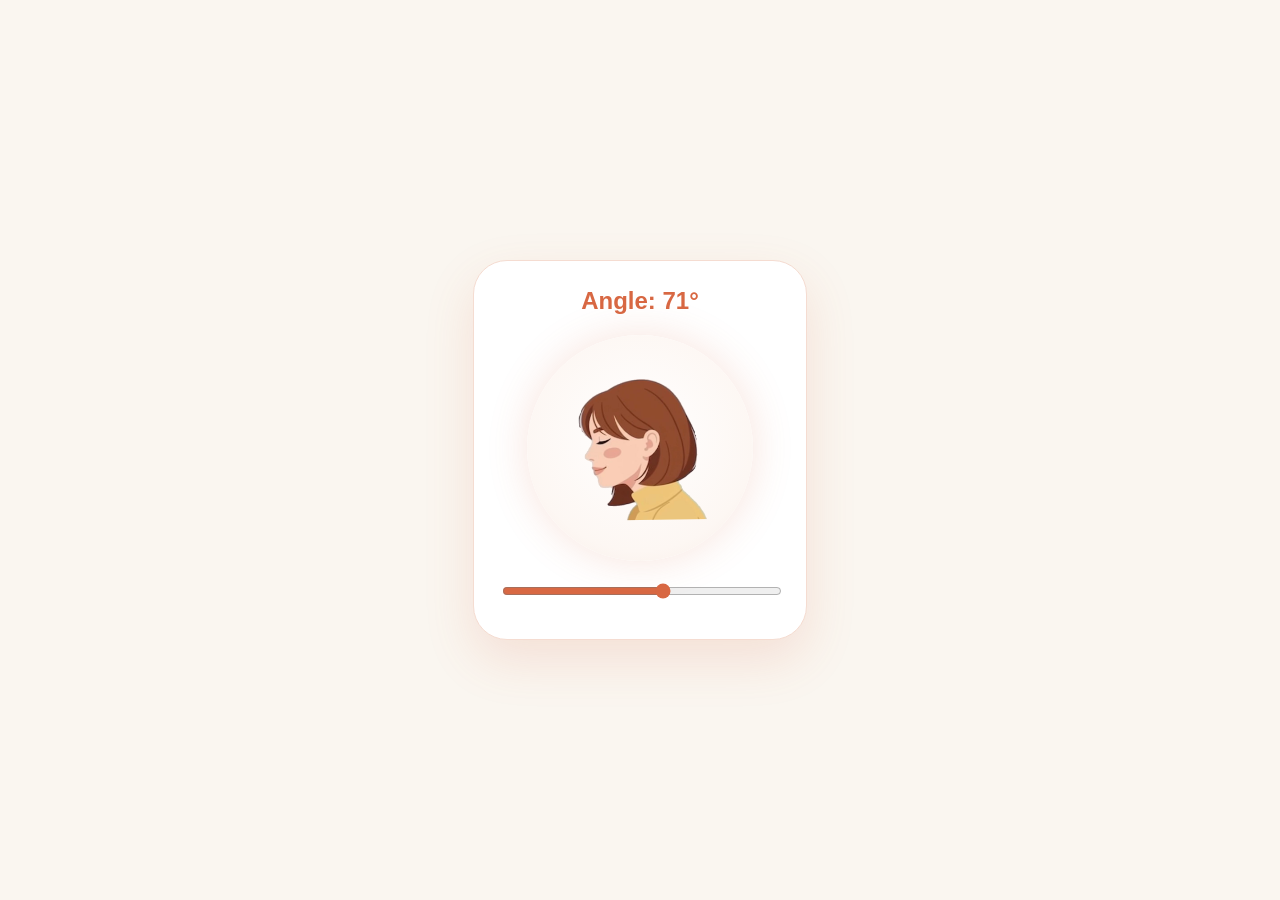
<file: assets/avatar_frames/test_blend.html>
<!DOCTYPE html>
<html>
<head>
<meta charset="utf-8">
<title>Avatar Blend Test</title>
<style>
  body { background: #FAF6F0; font-family: sans-serif; display: flex; flex-direction: column; align-items: center; justify-content: center; min-height: 100vh; margin: 0; }
  .card { background: #FFFFFF; border: 1.5px solid #F5DCD1; border-radius: 34px; padding: 26px; box-shadow: 0 20px 50px rgba(216,104,67,0.15); text-align: center; }
  .disk { width: 226px; height: 226px; border-radius: 50%; background: radial-gradient(circle at 50% 45%, #FFFFFF 0%, #FDF7F3 68%, #F7EAE3 100%); margin: 0 auto 20px auto; position: relative; overflow: hidden; display: flex; align-items: center; justify-content: center; box-shadow: 0 0 40px rgba(216,104,67,0.18); }
  .stage { width: 142px; height: 142px; position: relative; transform-origin: 54% 96%; }
  .frame { position: absolute; top: 0; left: 0; width: 100%; height: 100%; object-fit: contain; pointer-events: none; transition: opacity 0.08s ease-out; }
  .slider-box { width: 280px; margin: 10px auto; }
  input[type=range] { width: 100%; accent-color: #D86843; }
</style>
</head>
<body>
  <div class="card">
    <h2 id="lbl" style="color: #D86843; margin-top: 0;">Angle: 71&deg;</h2>
    <div class="disk">
      <div class="stage" id="stage">
        <img src="posture_stage_90.png" class="frame" id="f90">
        <img src="posture_stage_80.png" class="frame" id="f80">
        <img src="posture_stage_71.png" class="frame" id="f71">
        <img src="posture_stage_60.png" class="frame" id="f60">
        <img src="posture_stage_45.png" class="frame" id="f45">
      </div>
    </div>
    <div class="slider-box">
      <input type="range" id="rng" min="45" max="90" value="71">
    </div>
  </div>

  <script>
    const rng = document.getElementById('rng');
    const lbl = document.getElementById('lbl');
    const stage = document.getElementById('stage');
    const frames = [
      { angle: 90, el: document.getElementById('f90') },
      { angle: 80, el: document.getElementById('f80') },
      { angle: 71, el: document.getElementById('f71') },
      { angle: 60, el: document.getElementById('f60') },
      { angle: 45, el: document.getElementById('f45') }
    ];

    function update(val) {
      lbl.innerHTML = 'Angle: ' + val + '&deg;';
      const a = parseFloat(val);
      
      // Micro tilt
      const tilt = (90 - a) * -0.04;
      const yShift = (90 - a) * 0.05;
      stage.style.transform = `rotate(${tilt}deg) translateY(${yShift}px)`;

      // Find segment
      for (let i = 0; i < frames.length - 1; i++) {
        const high = frames[i];
        const low = frames[i + 1];
        if (a <= high.angle && a >= low.angle) {
          const t = (a - low.angle) / (high.angle - low.angle);
          // Set opacities with smooth sine / hermite curve
          frames.forEach(f => {
            if (f === high) {
              f.el.style.opacity = Math.sin(t * Math.PI / 2);
            } else if (f === low) {
              f.el.style.opacity = Math.cos(t * Math.PI / 2);
            } else {
              f.el.style.opacity = 0;
            }
          });
          break;
        }
      }
    }

    rng.addEventListener('input', (e) => update(e.target.value));
    update(71);
  </script>
</body>
</html>
</file>
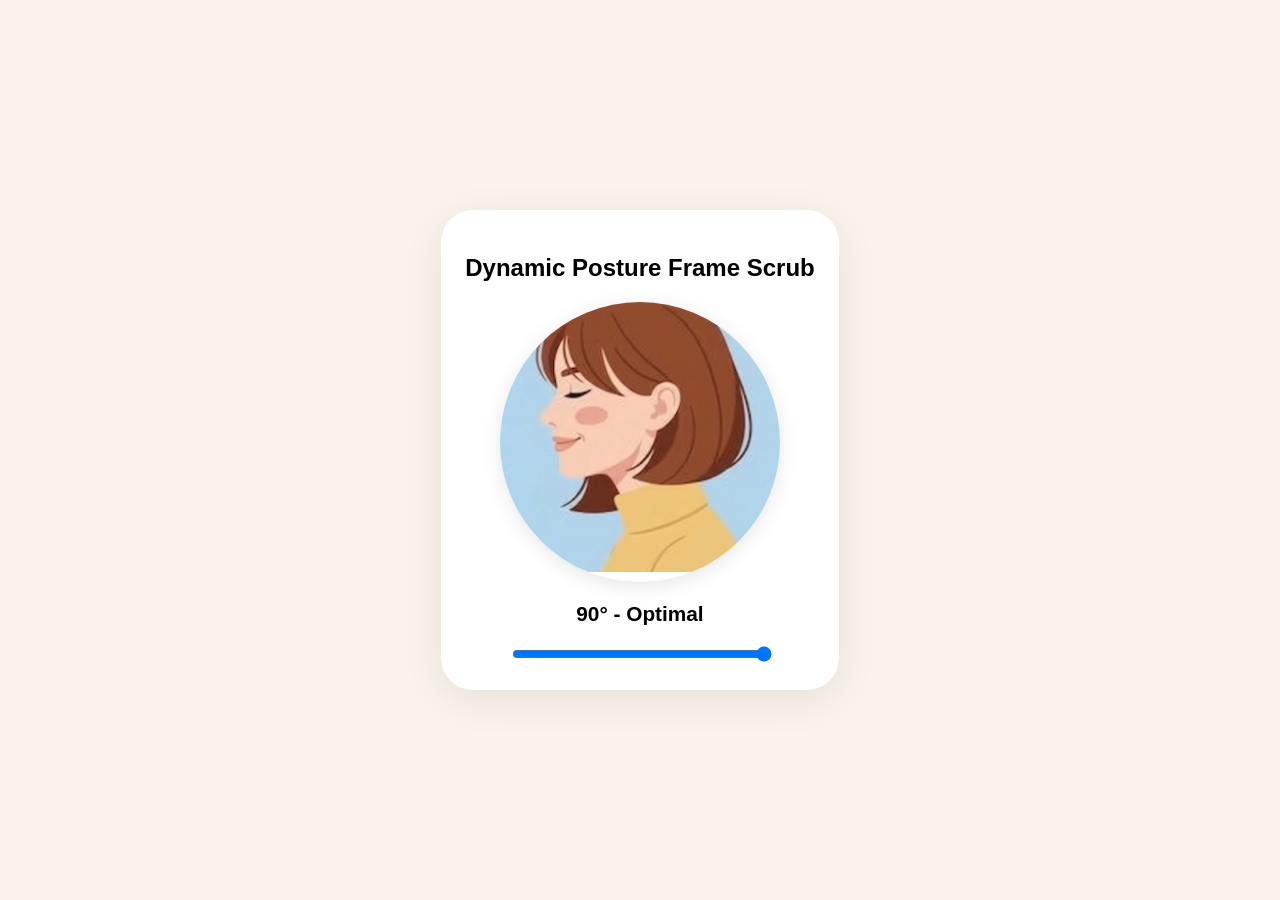
<file: assets/avatar_frames/test_scrub.html>
<!DOCTYPE html>
<html>
<head>
<meta charset="utf-8">
<title>Posture Scrub Test</title>
<style>
  body { background: #FAF3EB; font-family: sans-serif; display: flex; flex-direction: column; align-items: center; justify-content: center; min-height: 100vh; margin: 0; }
  .card { background: #FFF; padding: 24px; border-radius: 32px; box-shadow: 0 10px 40px rgba(0,0,0,0.08); text-align: center; }
  .circle-frame { width: 280px; height: 280px; border-radius: 50%; overflow: hidden; position: relative; margin: 0 auto 20px auto; box-shadow: 0 4px 20px rgba(0,0,0,0.1); }
  .circle-frame img { position: absolute; top: -10px; left: -110px; width: 500px; height: auto; display: none; }
  .circle-frame img.active { display: block; }
  .slider-box { width: 260px; margin: 0 auto; }
  input[type=range] { width: 100%; }
</style>
</head>
<body>
  <div class="card">
    <h2>Dynamic Posture Frame Scrub</h2>
    <div class="circle-frame">
      <img id="f4" src="raw_frame_4.png" class="active" alt="90 deg">
      <img id="f3" src="raw_frame_3.png" alt="80 deg">
      <img id="f2" src="raw_frame_2.png" alt="71 deg">
      <img id="f5" src="raw_frame_5.png" alt="60 deg">
      <img id="f1" src="raw_frame_1.png" alt="45 deg">
    </div>
    <div class="slider-box">
      <label id="valLabel" style="font-weight: 800; font-size: 1.3rem;">90&deg; - Optimal</label><br><br>
      <input type="range" id="scrubber" min="45" max="90" value="90">
    </div>
  </div>

  <script>
    const slider = document.getElementById('scrubber');
    const label = document.getElementById('valLabel');
    const imgs = {
      90: document.getElementById('f4'),
      80: document.getElementById('f3'),
      71: document.getElementById('f2'),
      60: document.getElementById('f5'),
      45: document.getElementById('f1')
    };

    slider.addEventListener('input', (e) => {
      const val = parseInt(e.target.value, 10);
      let activeImg = imgs[90];
      let desc = '90° - Upright Optimal';

      if (val >= 85) {
        activeImg = imgs[90];
        desc = val + '° - Upright Optimal';
      } else if (val >= 76) {
        activeImg = imgs[3];
        desc = val + '° - Good Alignment';
      } else if (val >= 66) {
        activeImg = imgs[71];
        desc = val + '° - Mild Slouch';
      } else if (val >= 54) {
        activeImg = imgs[60];
        desc = val + '° - Slouch Alert';
      } else {
        activeImg = imgs[45];
        desc = val + '° - Severe Slouch';
      }

      Object.values(imgs).forEach(img => img.classList.remove('active'));
      activeImg.classList.add('active');
      label.textContent = desc;
    });
  </script>
</body>
</html>
</file>
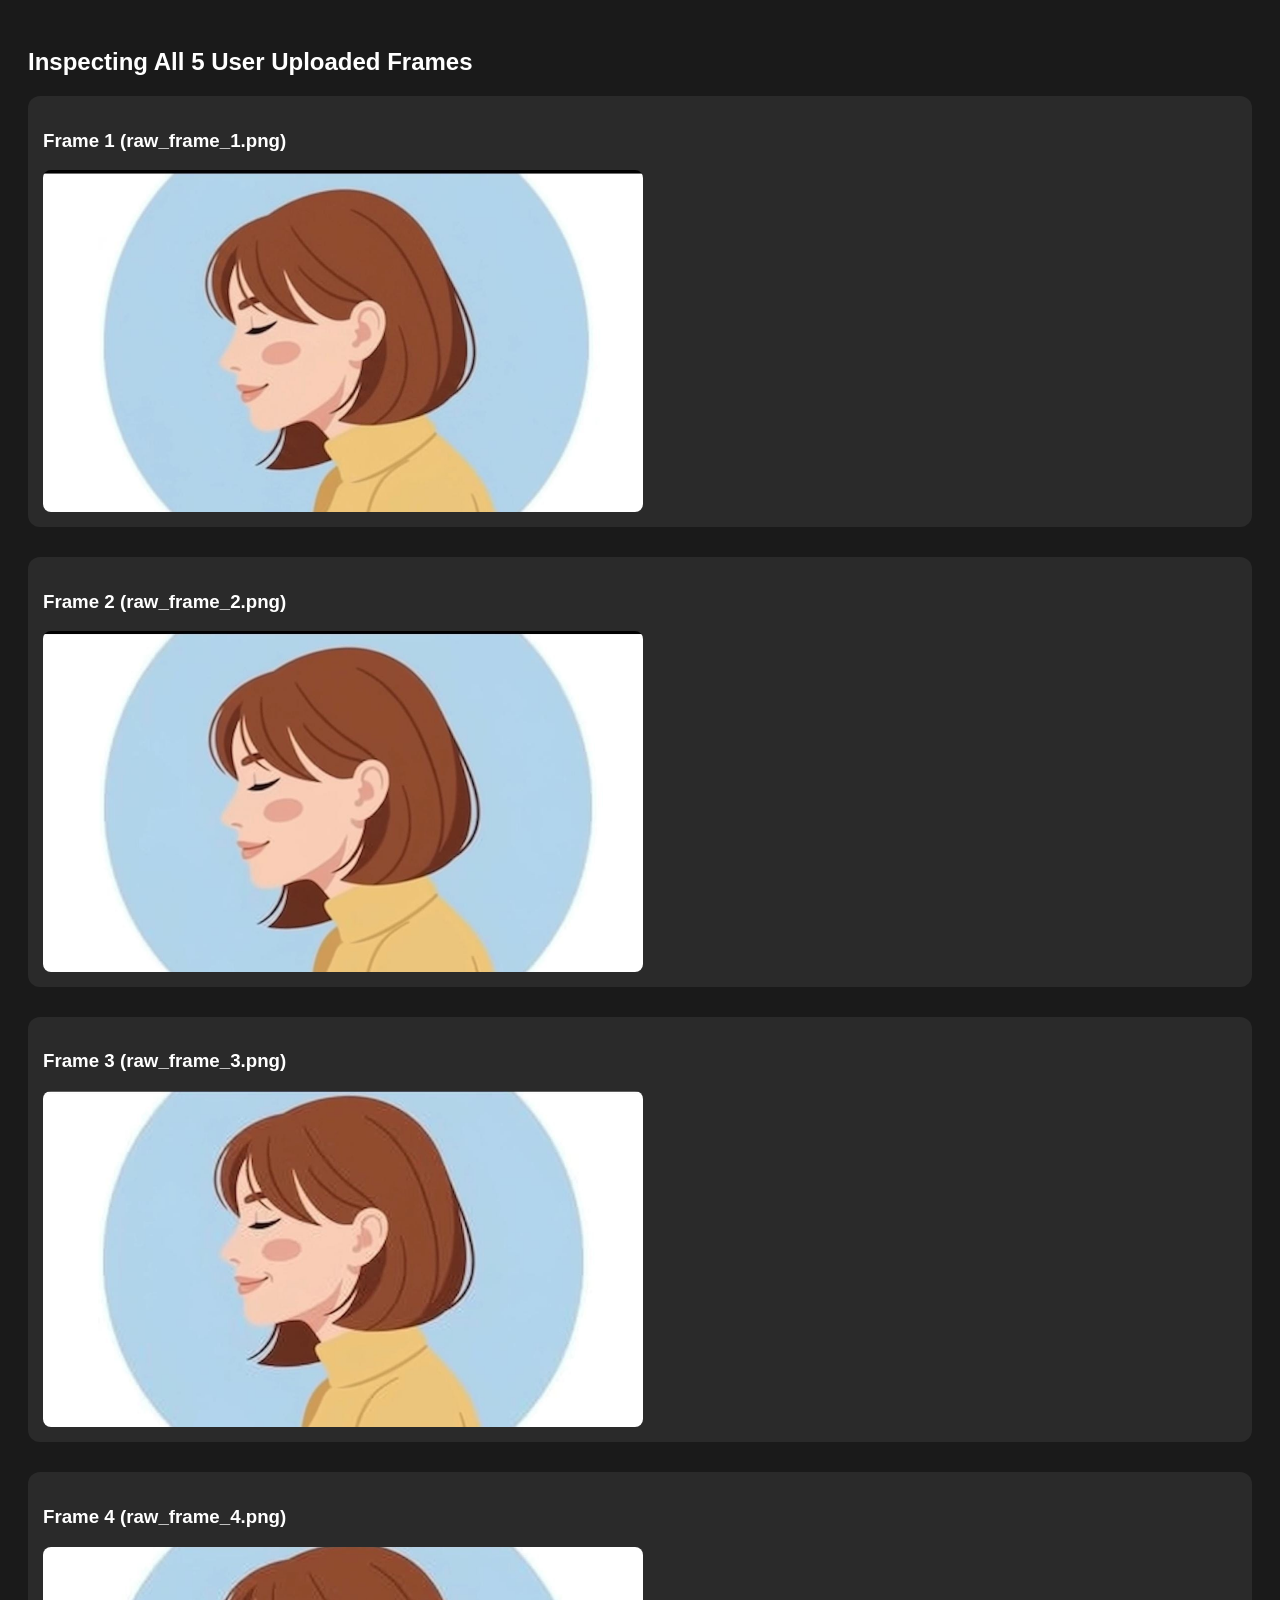
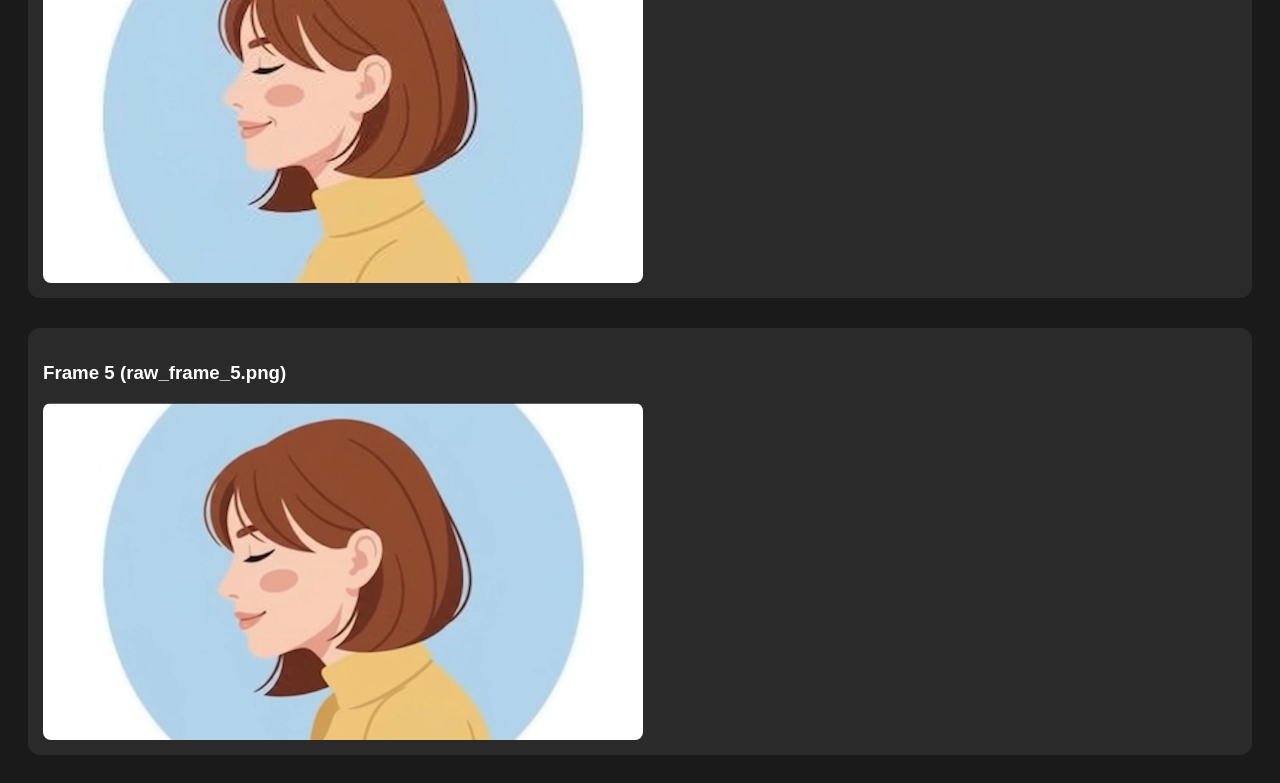
<file: assets/avatar_frames/view_frames.html>
<!DOCTYPE html>
<html>
<head>
<meta charset="utf-8">
<title>5 Posture Frames Inspection</title>
<style>
  body { background: #1a1a1a; color: #fff; font-family: sans-serif; padding: 20px; }
  .grid { display: flex; flex-direction: column; gap: 30px; }
  .frame-card { background: #2a2a2a; padding: 15px; border-radius: 12px; }
  img { max-width: 600px; display: block; border-radius: 8px; margin-top: 10px; }
</style>
</head>
<body>
  <h2>Inspecting All 5 User Uploaded Frames</h2>
  <div class="grid">
    <div class="frame-card">
      <h3>Frame 1 (raw_frame_1.png)</h3>
      <img src="raw_frame_1.png">
    </div>
    <div class="frame-card">
      <h3>Frame 2 (raw_frame_2.png)</h3>
      <img src="raw_frame_2.png">
    </div>
    <div class="frame-card">
      <h3>Frame 3 (raw_frame_3.png)</h3>
      <img src="raw_frame_3.png">
    </div>
    <div class="frame-card">
      <h3>Frame 4 (raw_frame_4.png)</h3>
      <img src="raw_frame_4.png">
    </div>
    <div class="frame-card">
      <h3>Frame 5 (raw_frame_5.png)</h3>
      <img src="raw_frame_5.png">
    </div>
  </div>
</body>
</html>
</file>
